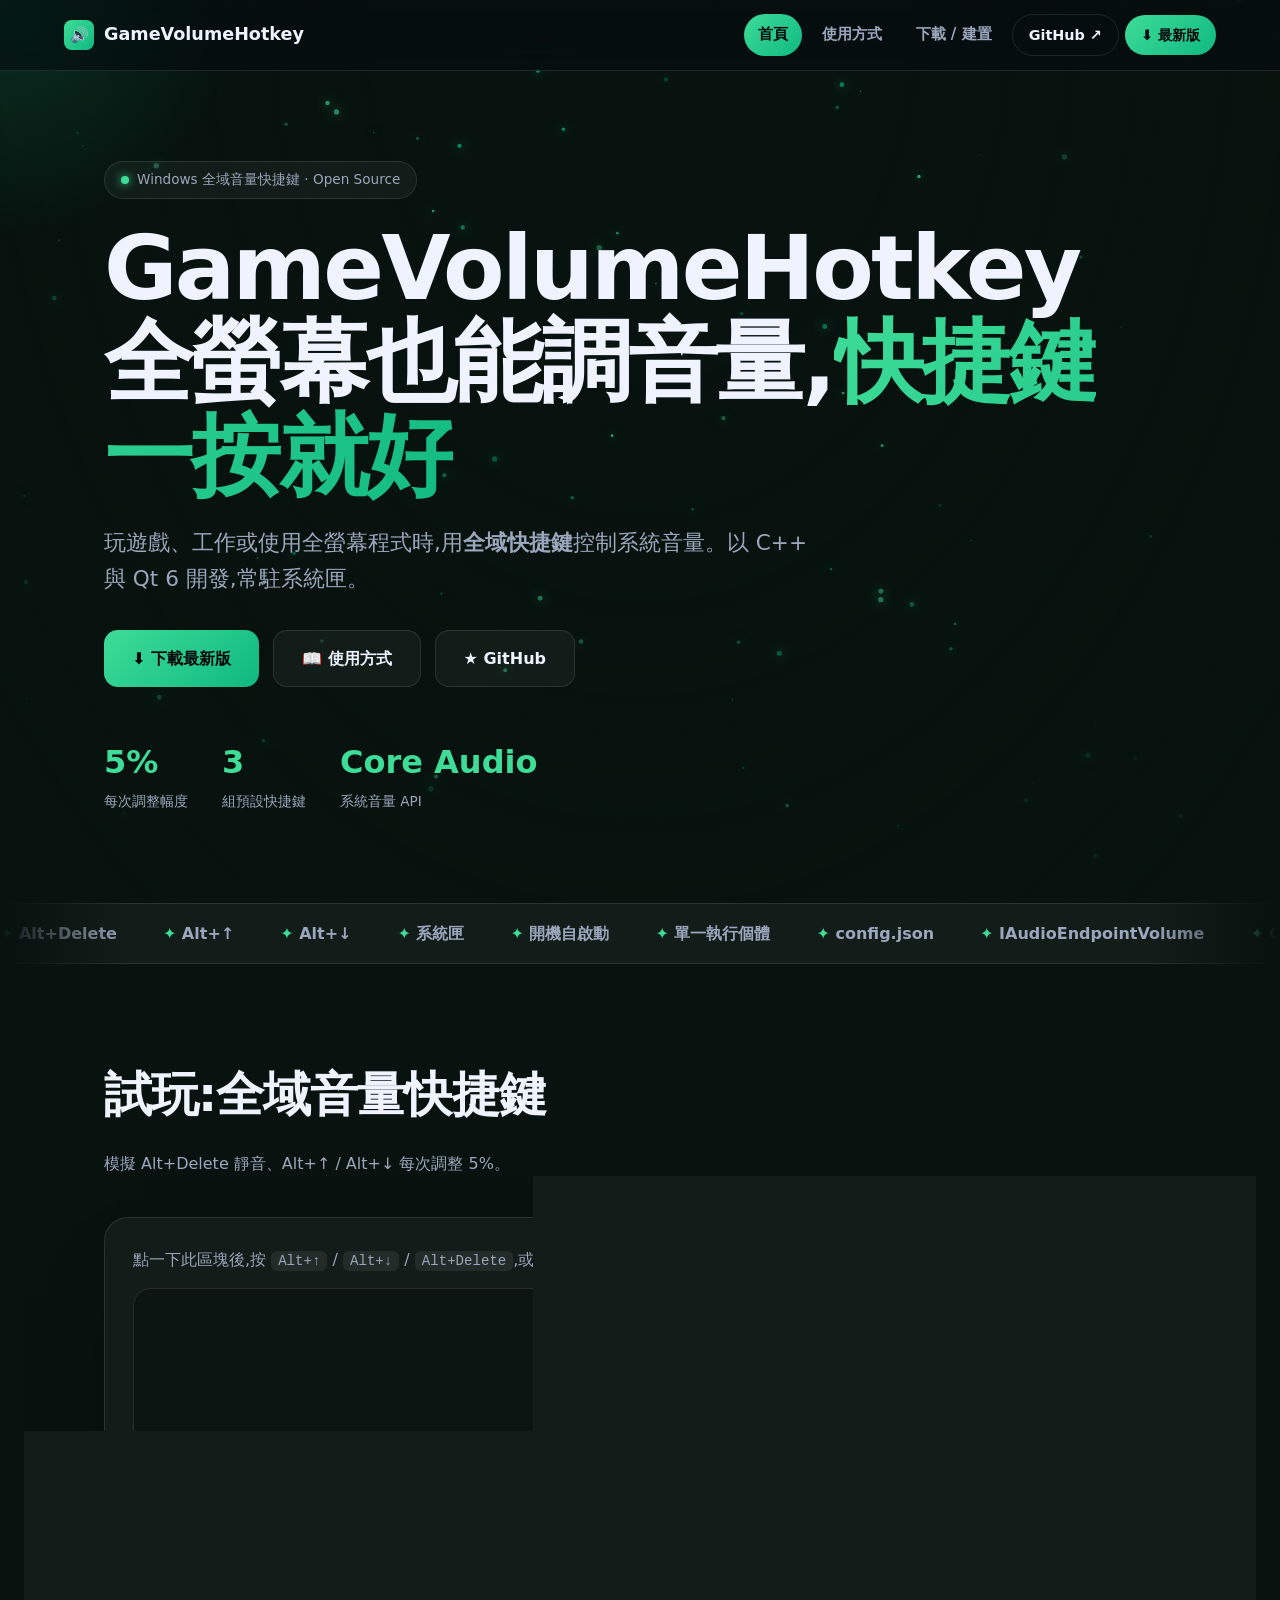
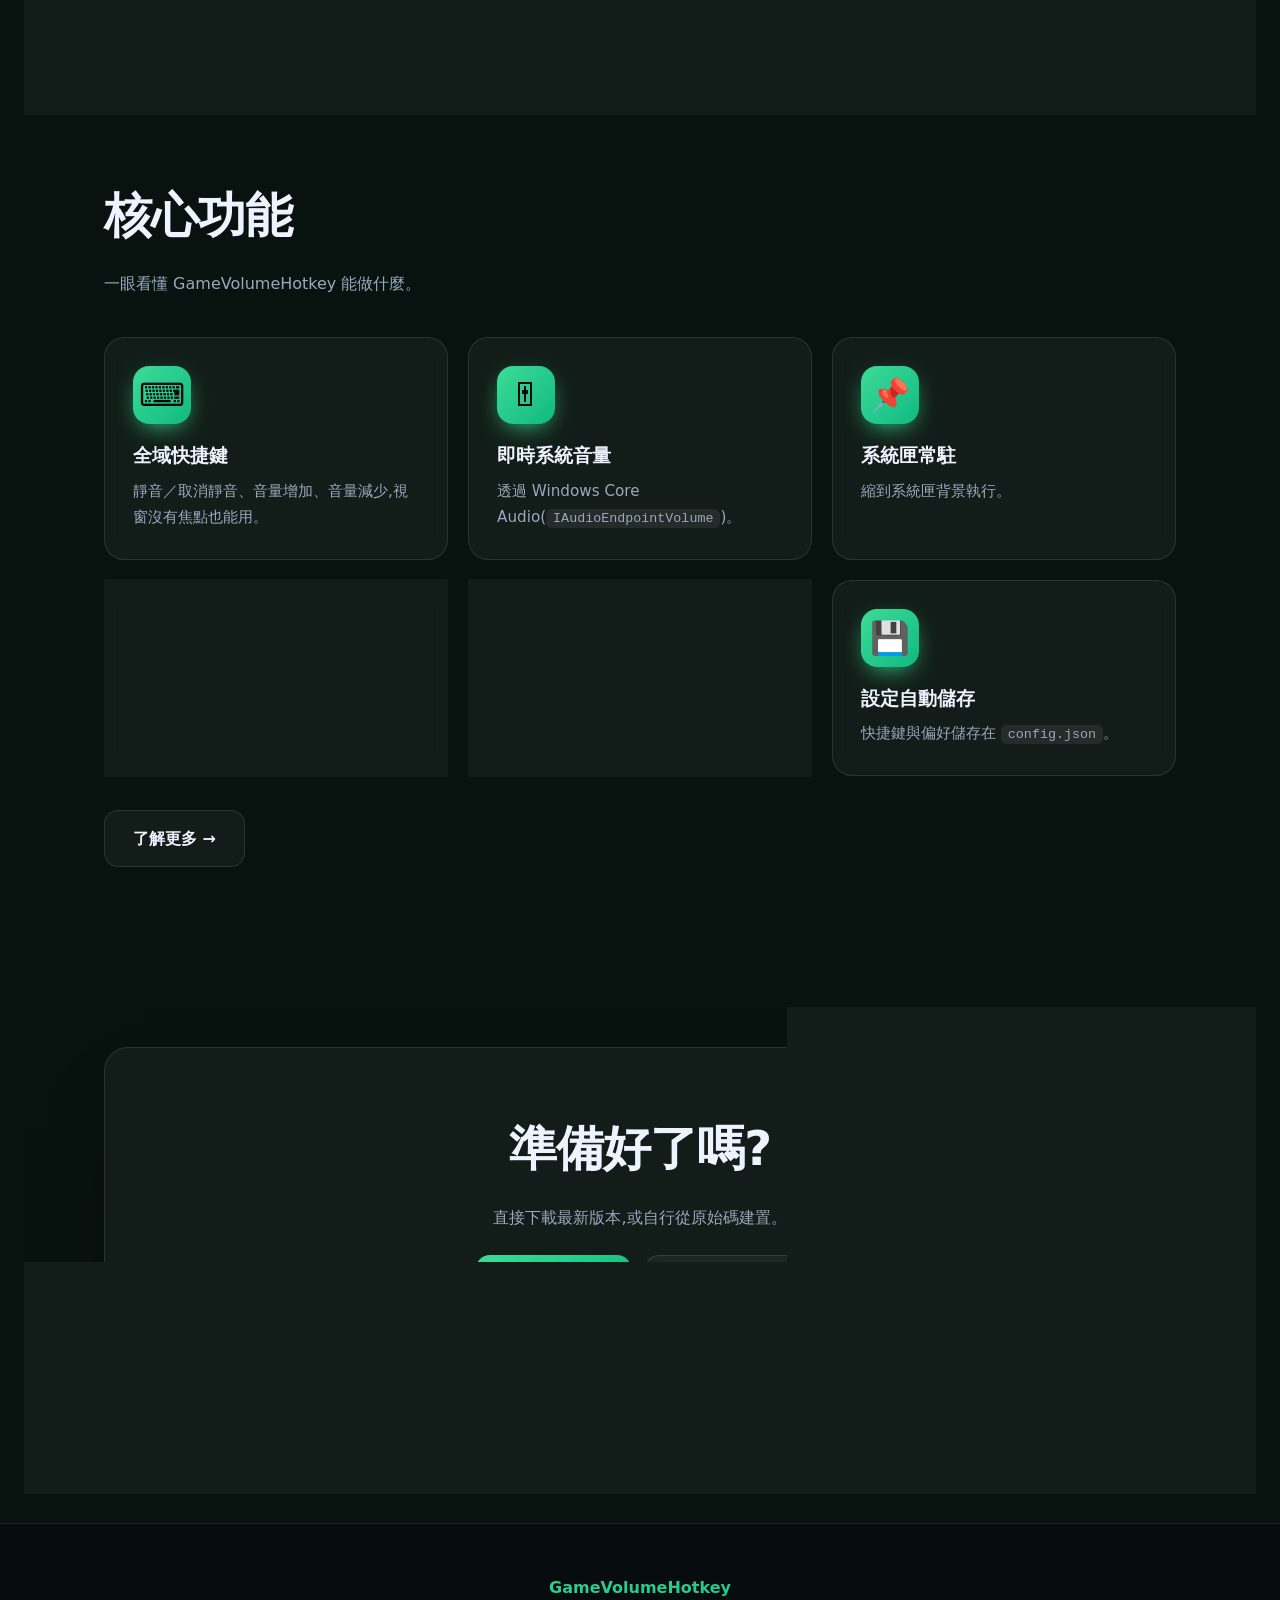
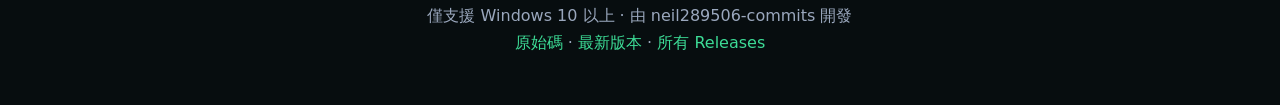
<file: docs/index.html>
<!DOCTYPE html>
<html lang="zh-Hant"><head><meta charset="utf-8"><meta name="viewport" content="width=device-width,initial-scale=1"><title>首頁 · GameVolumeHotkey</title><meta name="description" content="輕量 Windows 桌面工具:用全域快捷鍵控制系統音量,以 C++ 與 Qt 6 開發"><link rel="icon" href="assets/favicon.ico"><link rel="stylesheet" href="css/style.css"></head>
<body data-repo="neil289506-commits/GameVoulmeHotkey"><canvas id="bg" data-mode="sparks"></canvas><div class="vignette"></div><div class="glow"></div>
<nav><a class="logo" href="index.html"><img src="assets/logo.svg" alt="">GameVolumeHotkey</a><a class="l on" href="index.html">首頁</a><a class="l" href="usage.html">使用方式</a><a class="l" href="build.html">下載 / 建置</a><a class="gh" href="https://github.com/neil289506-commits/GameVoulmeHotkey" target="_blank" rel="noopener">GitHub ↗</a><a class="dl" data-dl href="https://github.com/neil289506-commits/GameVoulmeHotkey/releases/latest" target="_blank" rel="noopener">⬇ 最新版 <span class="vt" data-tag></span></a></nav>
<section class="hero"><span class="badge"><i></i>Windows 全域音量快捷鍵 · Open Source</span><h1>GameVolumeHotkey<br>全螢幕也能調音量,<span class="g">快捷鍵一按就好</span></h1><p class="lead">玩遊戲、工作或使用全螢幕程式時,用<strong>全域快捷鍵</strong>控制系統音量。以 C++ 與 Qt 6 開發,常駐系統匣。</p><div class="cta"><a class="btn p" data-dl href="https://github.com/neil289506-commits/GameVoulmeHotkey/releases/latest" target="_blank" rel="noopener">⬇ 下載最新版 <small data-tag></small></a><a class="btn" href="usage.html">📖 使用方式</a><a class="btn" href="https://github.com/neil289506-commits/GameVoulmeHotkey" target="_blank" rel="noopener">★ GitHub</a></div><div class="stats"><div><b>5%</b><span>每次調整幅度</span></div><div><b>3</b><span>組預設快捷鍵</span></div><div><b>Core Audio</b><span>系統音量 API</span></div></div></section>
<div class="marquee"><div><span>Alt+Delete</span><span>Alt+↑</span><span>Alt+↓</span><span>系統匣</span><span>開機自啟動</span><span>單一執行個體</span><span>config.json</span><span>IAudioEndpointVolume</span><span>Qt 6</span><span>CMake</span><span>windeployqt</span><span>Alt+Delete</span><span>Alt+↑</span><span>Alt+↓</span><span>系統匣</span><span>開機自啟動</span><span>單一執行個體</span><span>config.json</span><span>IAudioEndpointVolume</span><span>Qt 6</span><span>CMake</span><span>windeployqt</span></div></div>
<section id="try"><h2 class="reveal">試玩:全域音量快捷鍵</h2><p class="sub reveal">模擬 Alt+Delete 靜音、Alt+↑ / Alt+↓ 每次調整 5%。</p><div class="panel reveal" id="demo">
<p style="color:var(--mut);margin-bottom:14px">點一下此區塊後,按 <code>Alt+↑</code> / <code>Alt+↓</code> / <code>Alt+Delete</code>,或使用下方按鈕。</p>
<div id="gv" tabindex="0" style="outline:none;border:1px solid var(--line);border-radius:18px;padding:26px;background:#0004;text-align:center">
 <div id="vi" style="font-size:3rem">🔊</div><div id="vn" style="font-size:2.4rem;font-weight:900;color:var(--a)">50%</div>
 <div class="bar" style="max-width:420px;margin:14px auto"><i id="vb" style="width:50%"></i></div>
 <div class="dm-row" style="justify-content:center"><button class="btn s" id="vd">🔉 −5%</button><button class="btn s" id="vm">🔇 靜音</button><button class="btn s" id="vu">🔊 +5%</button></div>
</div></div></section>
<section><h2 class="reveal">核心功能</h2><p class="sub reveal">一眼看懂 GameVolumeHotkey 能做什麼。</p><div class="grid"><div class="card reveal"><div class="ic">⌨</div><h3>全域快捷鍵</h3><p>靜音／取消靜音、音量增加、音量減少,視窗沒有焦點也能用。</p></div><div class="card reveal"><div class="ic">🎚</div><h3>即時系統音量</h3><p>透過 Windows Core Audio(<code>IAudioEndpointVolume</code>)。</p></div><div class="card reveal"><div class="ic">📌</div><h3>系統匣常駐</h3><p>縮到系統匣背景執行。</p></div><div class="card reveal"><div class="ic">🚀</div><h3>開機自啟動</h3><p>可選,於系統匣選單切換。</p></div><div class="card reveal"><div class="ic">1️⃣</div><h3>單一執行個體</h3><p>避免重複開啟多個視窗。</p></div><div class="card reveal"><div class="ic">💾</div><h3>設定自動儲存</h3><p>快捷鍵與偏好儲存在 <code>config.json</code>。</p></div></div><div class="cta" style="margin-top:34px"><a class="btn" href="usage.html">了解更多 →</a></div></section>
<section><div class="panel reveal" style="text-align:center;padding:60px 28px"><h2>準備好了嗎?</h2><p class="sub" style="margin:0 auto 24px">直接下載最新版本,或自行從原始碼建置。</p><div class="cta" style="justify-content:center"><a class="btn p" data-dl href="https://github.com/neil289506-commits/GameVoulmeHotkey/releases/latest" target="_blank" rel="noopener">⬇ 下載最新版 <small data-tag></small></a><a class="btn" href="https://github.com/neil289506-commits/GameVoulmeHotkey" target="_blank" rel="noopener">前往 GitHub</a></div></div></section>
<footer><div class="g">GameVolumeHotkey</div><p>僅支援 Windows 10 以上 · 由 neil289506-commits 開發</p><p><a href="https://github.com/neil289506-commits/GameVoulmeHotkey" target="_blank" rel="noopener">原始碼</a> · <a href="https://github.com/neil289506-commits/GameVoulmeHotkey/releases/latest" target="_blank" rel="noopener">最新版本</a> · <a href="https://github.com/neil289506-commits/GameVoulmeHotkey/releases" target="_blank" rel="noopener">所有 Releases</a></p></footer>
<script src="js/fx.js"></script><script src="js/demo.js"></script></body></html>
</file>
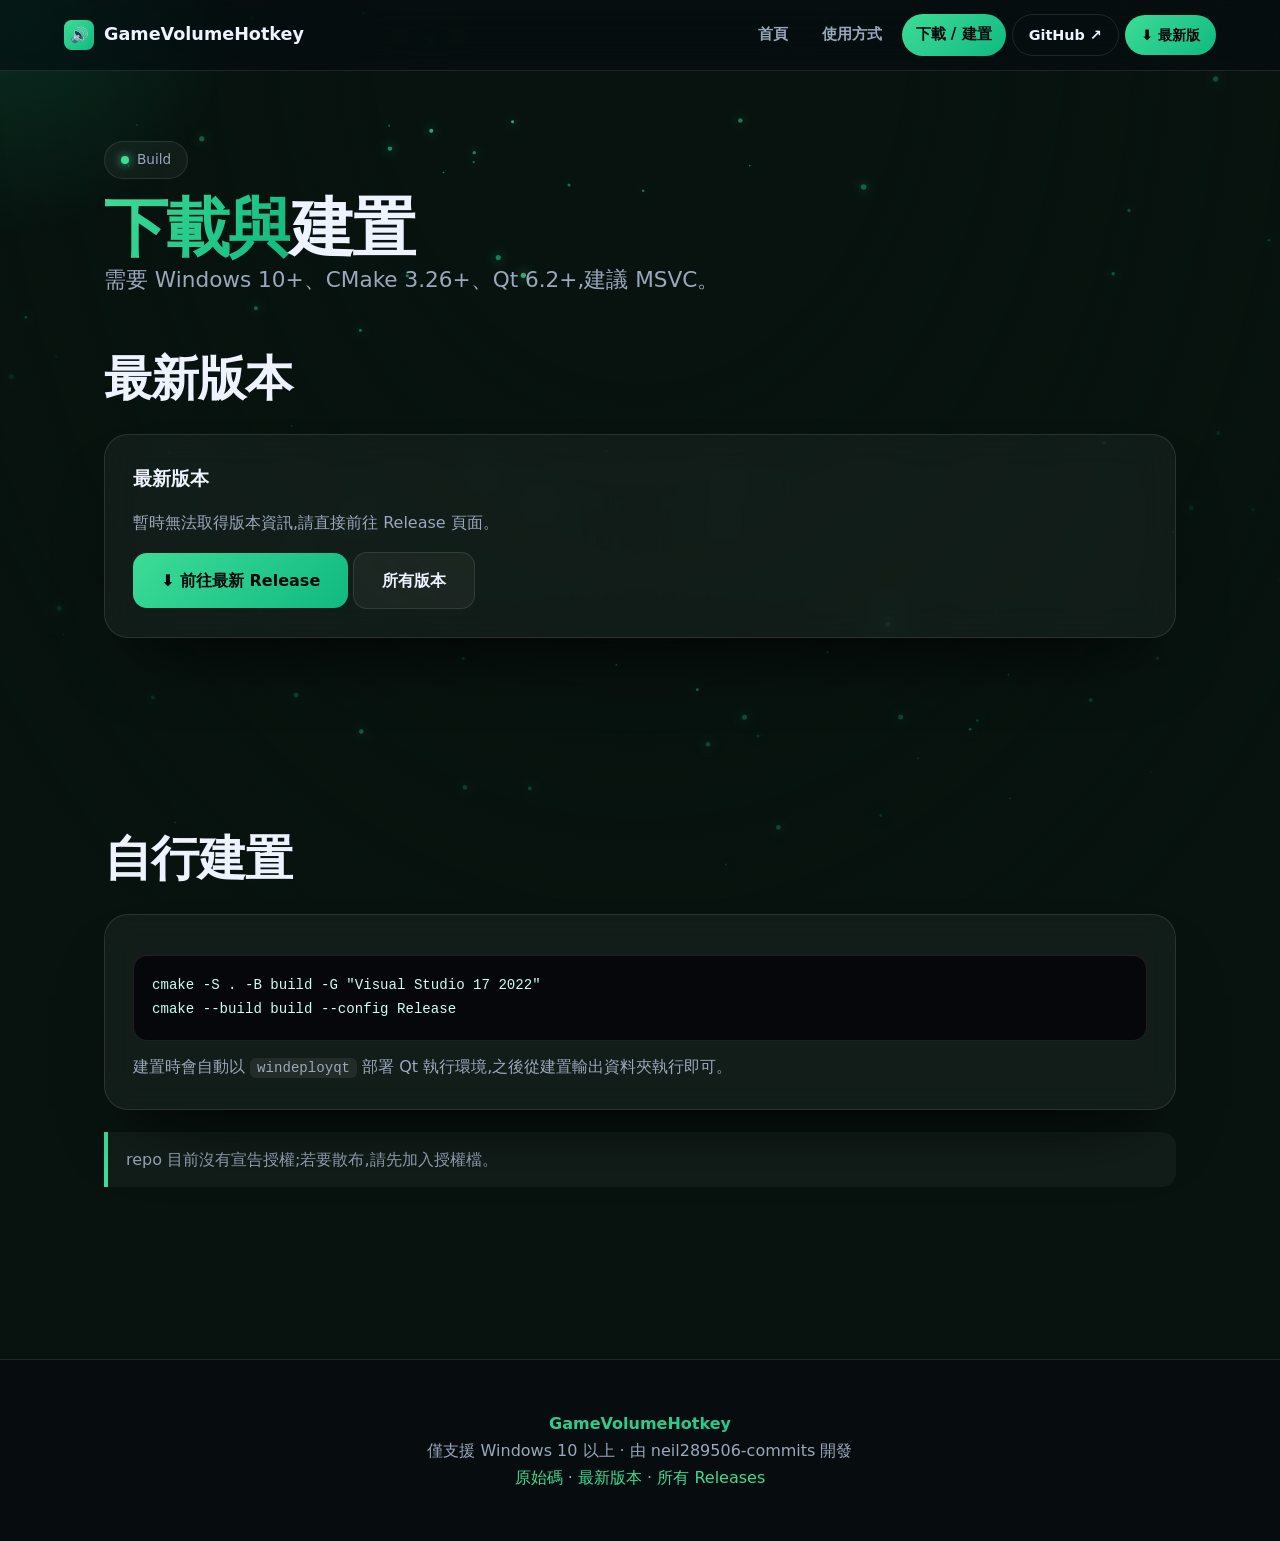
<file: docs/build.html>
<!DOCTYPE html>
<html lang="zh-Hant"><head><meta charset="utf-8"><meta name="viewport" content="width=device-width,initial-scale=1"><title>下載 / 建置 · GameVolumeHotkey</title><meta name="description" content="輕量 Windows 桌面工具:用全域快捷鍵控制系統音量,以 C++ 與 Qt 6 開發"><link rel="icon" href="assets/favicon.ico"><link rel="stylesheet" href="css/style.css"></head>
<body data-repo="neil289506-commits/GameVoulmeHotkey"><canvas id="bg" data-mode="sparks"></canvas><div class="vignette"></div><div class="glow"></div>
<nav><a class="logo" href="index.html"><img src="assets/logo.svg" alt="">GameVolumeHotkey</a><a class="l" href="index.html">首頁</a><a class="l" href="usage.html">使用方式</a><a class="l on" href="build.html">下載 / 建置</a><a class="gh" href="https://github.com/neil289506-commits/GameVoulmeHotkey" target="_blank" rel="noopener">GitHub ↗</a><a class="dl" data-dl href="https://github.com/neil289506-commits/GameVoulmeHotkey/releases/latest" target="_blank" rel="noopener">⬇ 最新版 <span class="vt" data-tag></span></a></nav>
<section class="page-h"><span class="badge"><i></i>Build</span><h1 style="font-size:clamp(2.2rem,5vw,4rem);margin-top:16px"><span class="g">下載與</span>建置</h1><p class="lead">需要 Windows 10+、CMake 3.26+、Qt 6.2+,建議 MSVC。</p></section>
<section style=padding-top:20px><h2 class="reveal">最新版本</h2><div class="panel reveal" id="rel"><h3>最新版本 <span class="tag vt" data-tag></span></h3><p style="margin-bottom:14px"><span data-date></span></p><div class="cta" data-assets style="margin:0 0 16px"></div><a class="btn p" data-dl href="https://github.com/neil289506-commits/GameVoulmeHotkey/releases/latest" target="_blank" rel="noopener">⬇ 前往最新 Release</a> <a class="btn" href="https://github.com/neil289506-commits/GameVoulmeHotkey/releases" target="_blank" rel="noopener">所有版本</a></div></section><section><h2 class="reveal">自行建置</h2><div class="panel reveal"><pre>cmake -S . -B build -G "Visual Studio 17 2022"
cmake --build build --config Release</pre><p>建置時會自動以 <code>windeployqt</code> 部署 Qt 執行環境,之後從建置輸出資料夾執行即可。</p></div><div class="note reveal">repo 目前沒有宣告授權;若要散布,請先加入授權檔。</div></section>
<footer><div class="g">GameVolumeHotkey</div><p>僅支援 Windows 10 以上 · 由 neil289506-commits 開發</p><p><a href="https://github.com/neil289506-commits/GameVoulmeHotkey" target="_blank" rel="noopener">原始碼</a> · <a href="https://github.com/neil289506-commits/GameVoulmeHotkey/releases/latest" target="_blank" rel="noopener">最新版本</a> · <a href="https://github.com/neil289506-commits/GameVoulmeHotkey/releases" target="_blank" rel="noopener">所有 Releases</a></p></footer>
<script src="js/fx.js"></script></body></html>
</file>
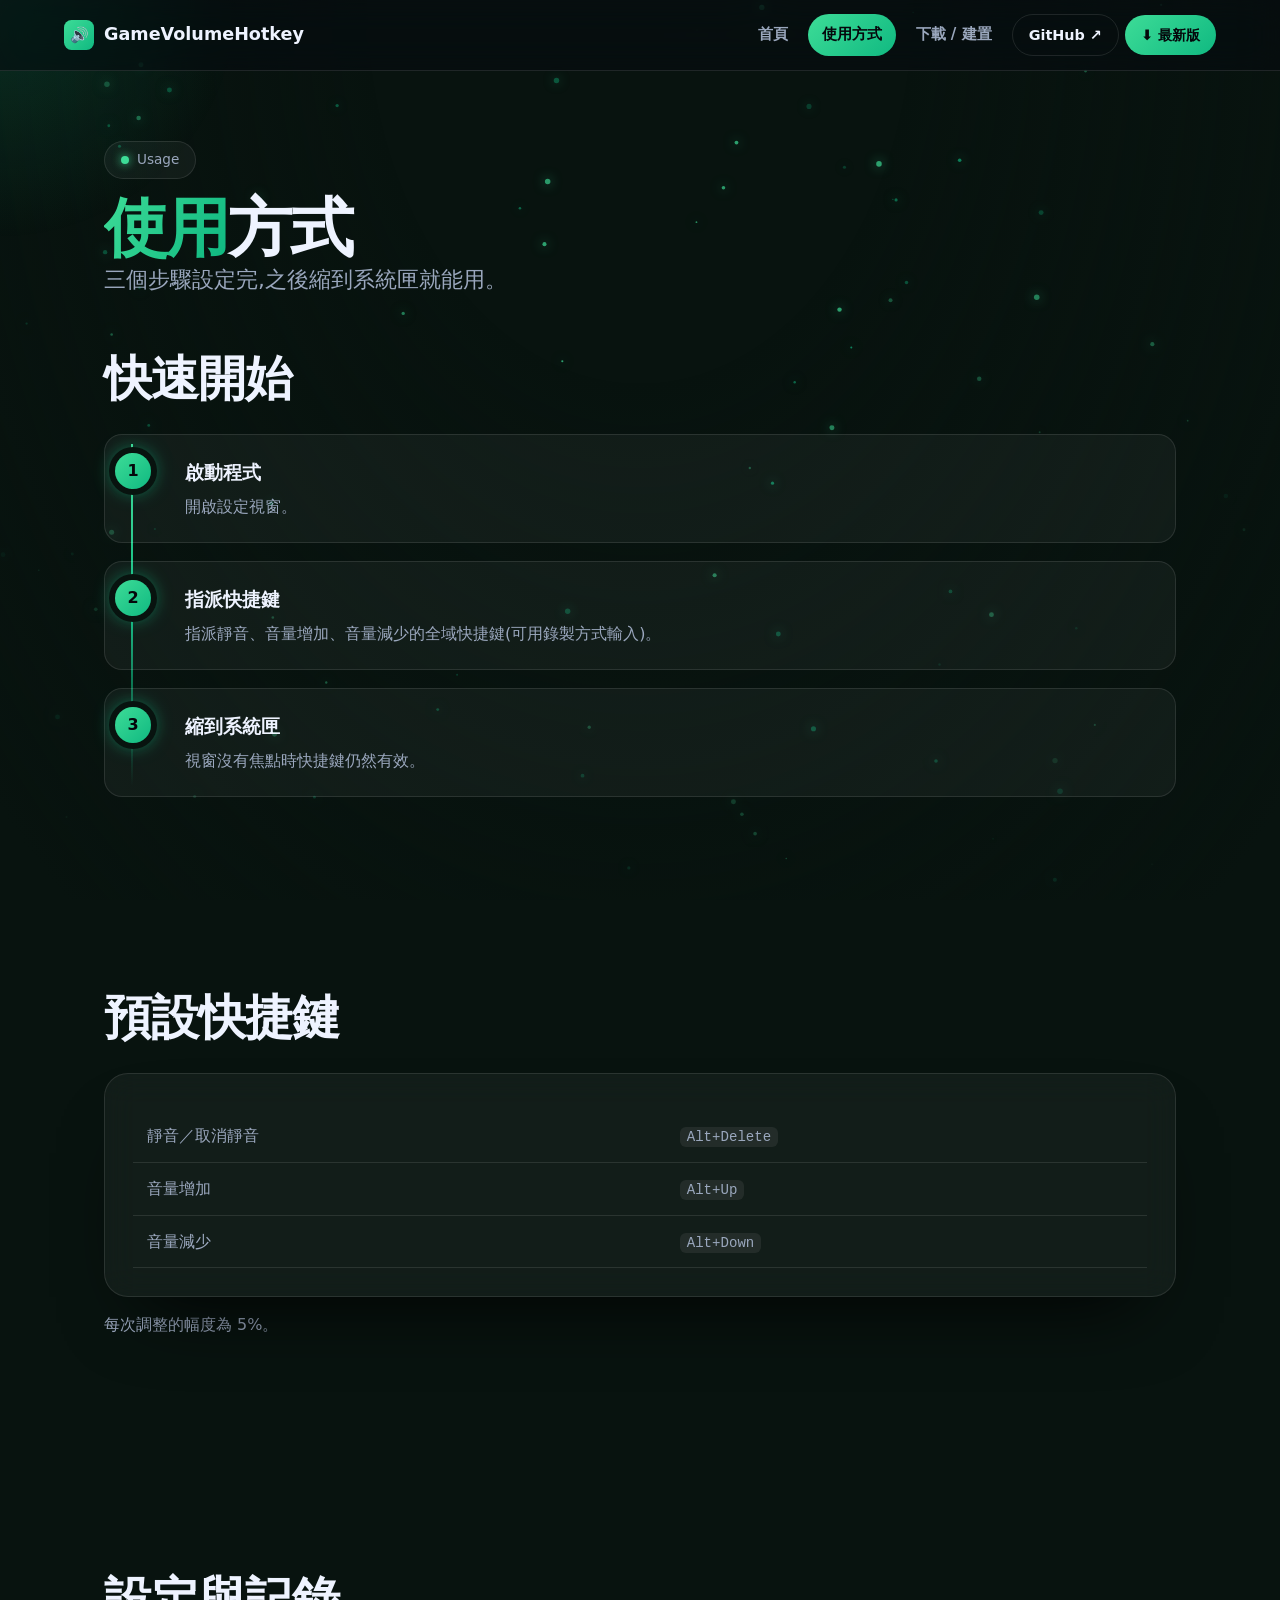
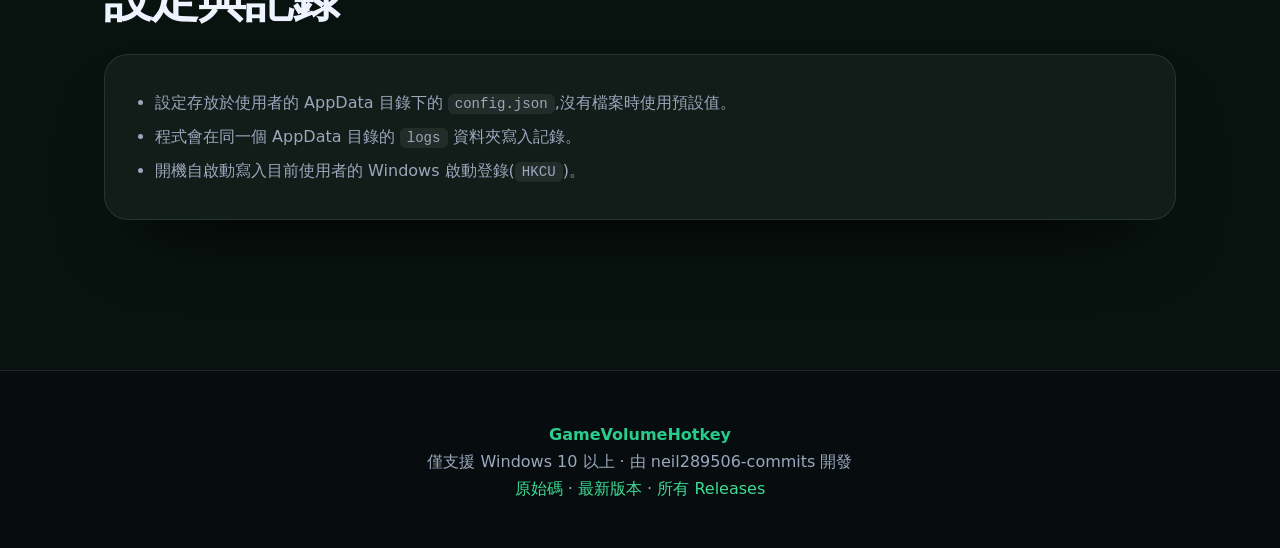
<file: docs/usage.html>
<!DOCTYPE html>
<html lang="zh-Hant"><head><meta charset="utf-8"><meta name="viewport" content="width=device-width,initial-scale=1"><title>使用方式 · GameVolumeHotkey</title><meta name="description" content="輕量 Windows 桌面工具:用全域快捷鍵控制系統音量,以 C++ 與 Qt 6 開發"><link rel="icon" href="assets/favicon.ico"><link rel="stylesheet" href="css/style.css"></head>
<body data-repo="neil289506-commits/GameVoulmeHotkey"><canvas id="bg" data-mode="sparks"></canvas><div class="vignette"></div><div class="glow"></div>
<nav><a class="logo" href="index.html"><img src="assets/logo.svg" alt="">GameVolumeHotkey</a><a class="l" href="index.html">首頁</a><a class="l on" href="usage.html">使用方式</a><a class="l" href="build.html">下載 / 建置</a><a class="gh" href="https://github.com/neil289506-commits/GameVoulmeHotkey" target="_blank" rel="noopener">GitHub ↗</a><a class="dl" data-dl href="https://github.com/neil289506-commits/GameVoulmeHotkey/releases/latest" target="_blank" rel="noopener">⬇ 最新版 <span class="vt" data-tag></span></a></nav>
<section class="page-h"><span class="badge"><i></i>Usage</span><h1 style="font-size:clamp(2.2rem,5vw,4rem);margin-top:16px"><span class="g">使用</span>方式</h1><p class="lead">三個步驟設定完,之後縮到系統匣就能用。</p></section>
<section style=padding-top:20px><h2 class="reveal">快速開始</h2><div class="steps"><div class="step reveal"><h3>啟動程式</h3><p>開啟設定視窗。</p></div><div class="step reveal"><h3>指派快捷鍵</h3><p>指派靜音、音量增加、音量減少的全域快捷鍵(可用錄製方式輸入)。</p></div><div class="step reveal"><h3>縮到系統匣</h3><p>視窗沒有焦點時快捷鍵仍然有效。</p></div></div></section><section><h2 class="reveal">預設快捷鍵</h2><div class="panel reveal"><table><tr><td>靜音／取消靜音</td><td><code>Alt+Delete</code></td></tr><tr><td>音量增加</td><td><code>Alt+Up</code></td></tr><tr><td>音量減少</td><td><code>Alt+Down</code></td></tr></table></div><p class='sub' style='margin-top:14px'>每次調整的幅度為 5%。</p></section><section><h2 class="reveal">設定與記錄</h2><div class="panel reveal"><ul><li>設定存放於使用者的 AppData 目錄下的 <code>config.json</code>,沒有檔案時使用預設值。</li><li>程式會在同一個 AppData 目錄的 <code>logs</code> 資料夾寫入記錄。</li><li>開機自啟動寫入目前使用者的 Windows 啟動登錄(<code>HKCU</code>)。</li></ul></div></section>
<footer><div class="g">GameVolumeHotkey</div><p>僅支援 Windows 10 以上 · 由 neil289506-commits 開發</p><p><a href="https://github.com/neil289506-commits/GameVoulmeHotkey" target="_blank" rel="noopener">原始碼</a> · <a href="https://github.com/neil289506-commits/GameVoulmeHotkey/releases/latest" target="_blank" rel="noopener">最新版本</a> · <a href="https://github.com/neil289506-commits/GameVoulmeHotkey/releases" target="_blank" rel="noopener">所有 Releases</a></p></footer>
<script src="js/fx.js"></script></body></html>
</file>
<file: docs/css/style.css>
:root{--a:#3ddc97;--a2:#10b981;--a3:#a3e635;--bg:#08130f;--fg:#eef3ff;--mut:#9aa7bd;--card:rgba(255,255,255,.045);--line:rgba(255,255,255,.1);--navbg:rgba(8,10,16,.6);--font:'Segoe UI Variable','Segoe UI','Microsoft JhengHei UI','Noto Sans TC',system-ui,sans-serif}
*{box-sizing:border-box;margin:0;padding:0}
html{scroll-behavior:smooth}
body{background:var(--bg);color:var(--fg);font-family:var(--font);line-height:1.7;overflow-x:hidden;min-height:100vh}
a{color:var(--a);text-decoration:none}
::selection{background:var(--a);color:#000}
#bg{position:fixed;inset:0;z-index:-2;width:100%;height:100%}
.vignette{position:fixed;inset:0;z-index:-1;pointer-events:none;background:radial-gradient(ellipse at 50% 0%,transparent 30%,var(--bg) 95%)}
.glow{position:fixed;width:520px;height:520px;border-radius:50%;pointer-events:none;z-index:-1;background:radial-gradient(circle,var(--a2) 0%,transparent 65%);opacity:.18;transform:translate(-50%,-50%);transition:opacity .3s}
nav{position:sticky;top:0;z-index:50;display:flex;align-items:center;gap:6px;padding:14px 5vw;backdrop-filter:blur(18px) saturate(1.4);background:var(--navbg);border-bottom:1px solid var(--line)}
nav .logo{display:flex;align-items:center;gap:10px;font-weight:800;font-size:1.1rem;color:var(--fg);margin-right:auto}
nav .logo img{width:30px;height:30px}
nav a.l{padding:8px 14px;border-radius:999px;color:var(--mut);font-weight:600;font-size:.95rem;transition:.25s}
nav a.l:hover{color:var(--fg);background:var(--card)}
nav a.l.on{color:#000;background:linear-gradient(135deg,var(--a),var(--a2))}
nav a.gh{border:1px solid var(--line);padding:8px 16px;border-radius:999px;color:var(--fg);font-weight:700;font-size:.9rem}
nav a.gh:hover{border-color:var(--a);box-shadow:0 0 18px var(--a2)}
section{padding:90px 5vw;max-width:1200px;margin:auto;position:relative}
.hero{min-height:88vh;display:flex;flex-direction:column;justify-content:center;align-items:flex-start;gap:22px}
.badge{display:inline-flex;gap:8px;align-items:center;padding:6px 16px;border:1px solid var(--line);border-radius:999px;background:var(--card);font-size:.85rem;color:var(--mut)}
.badge i{width:8px;height:8px;border-radius:50%;background:var(--a);box-shadow:0 0 10px var(--a);animation:pulse 1.6s infinite}
@keyframes pulse{50%{transform:scale(1.7);opacity:.5}}
h1{font-size:clamp(2.6rem,7vw,5.6rem);line-height:1.05;font-weight:900;letter-spacing:-.03em}
h1 .g,.g{background:linear-gradient(120deg,var(--a),var(--a2),var(--a3,var(--a)));background-size:220% 100%;-webkit-background-clip:text;background-clip:text;color:transparent;animation:shift 6s linear infinite}
@keyframes shift{to{background-position:220% 0}}
h2{font-size:clamp(1.8rem,4vw,3rem);font-weight:850;letter-spacing:-.02em;margin-bottom:14px}
.lead{font-size:clamp(1.05rem,2vw,1.35rem);color:var(--mut);max-width:720px}
.sub{color:var(--mut);max-width:640px;margin-bottom:40px}
.cta{display:flex;gap:14px;flex-wrap:wrap;margin-top:10px}
.btn{position:relative;display:inline-flex;align-items:center;gap:8px;padding:14px 28px;border-radius:14px;font-weight:800;border:1px solid var(--line);color:var(--fg);background:var(--card);cursor:pointer;font-size:1rem;font-family:inherit;overflow:hidden;transition:.25s}
.btn:hover{transform:translateY(-3px);border-color:var(--a);box-shadow:0 10px 30px -8px var(--a2)}
.btn.p{background:linear-gradient(135deg,var(--a),var(--a2));color:#000;border:none}
.btn.p:hover{box-shadow:0 14px 40px -6px var(--a)}
.btn::after{content:"";position:absolute;inset:0;background:linear-gradient(110deg,transparent 30%,rgba(255,255,255,.35) 50%,transparent 70%);transform:translateX(-120%)}
.btn:hover::after{transform:translateX(120%);transition:transform .7s}
.stats{display:flex;gap:34px;flex-wrap:wrap;margin-top:26px}
.stats div{display:flex;flex-direction:column}.stats b{font-size:2rem;font-weight:900;color:var(--a)}.stats span{color:var(--mut);font-size:.85rem}
.grid{display:grid;grid-template-columns:repeat(auto-fit,minmax(260px,1fr));gap:20px}
.card{position:relative;padding:28px;border-radius:20px;background:var(--card);border:1px solid var(--line);backdrop-filter:blur(10px);transition:transform .25s,border-color .25s,box-shadow .25s;transform-style:preserve-3d;overflow:hidden}
.card::before{content:"";position:absolute;inset:0;background:radial-gradient(400px circle at var(--mx,50%) var(--my,0%),var(--a2),transparent 45%);opacity:0;transition:.3s;mix-blend-mode:screen}
.card:hover{border-color:var(--a);box-shadow:0 20px 50px -20px var(--a2)}.card:hover::before{opacity:.22}
.card .ic{font-size:2rem;width:58px;height:58px;display:grid;place-items:center;border-radius:16px;background:linear-gradient(135deg,var(--a),var(--a2));margin-bottom:16px;color:#000;box-shadow:0 8px 24px -8px var(--a)}
.card h3{font-size:1.2rem;margin-bottom:6px}.card p{color:var(--mut);font-size:.95rem}
.reveal{opacity:0;transform:translateY(40px) scale(.97);transition:opacity .8s cubic-bezier(.2,.8,.2,1),transform .8s cubic-bezier(.2,.8,.2,1)}
.reveal.in{opacity:1;transform:none}
.marquee{overflow:hidden;border-block:1px solid var(--line);padding:16px 0;background:var(--card);mask-image:linear-gradient(90deg,transparent,#000 10%,#000 90%,transparent)}
.marquee div{display:flex;gap:46px;width:max-content;animation:mq 30s linear infinite;color:var(--mut);font-weight:700;white-space:nowrap}
.marquee span::before{content:"✦ ";color:var(--a)}
@keyframes mq{to{transform:translateX(-50%)}}
.panel{border-radius:24px;border:1px solid var(--line);background:var(--card);backdrop-filter:blur(16px);padding:28px;box-shadow:0 40px 80px -40px #000}
.steps{counter-reset:s;display:grid;gap:18px;position:relative}
.steps::before{content:"";position:absolute;left:27px;top:10px;bottom:10px;width:2px;background:linear-gradient(var(--a),var(--a2),transparent)}
.step{position:relative;padding:22px 24px 22px 80px;border-radius:18px;background:var(--card);border:1px solid var(--line)}
.step::before{counter-increment:s;content:counter(s);position:absolute;left:10px;top:18px;width:36px;height:36px;border-radius:50%;display:grid;place-items:center;font-weight:900;color:#000;background:linear-gradient(135deg,var(--a),var(--a2));box-shadow:0 0 0 6px var(--bg),0 0 20px var(--a2)}
.step h3{margin-bottom:4px}.step p,.step li{color:var(--mut)}.step ul{padding-left:18px;margin-top:6px}
pre,code{font-family:"JetBrains Mono",Consolas,monospace}
pre{background:#05070b;border:1px solid var(--line);border-radius:14px;padding:18px;overflow:auto;font-size:.88rem;color:#cfe;margin-top:12px}
code{background:rgba(255,255,255,.07);padding:2px 7px;border-radius:6px;font-size:.88em}
table{width:100%;border-collapse:collapse;margin-top:8px}th,td{padding:12px 14px;text-align:left;border-bottom:1px solid var(--line)}th{color:var(--a);font-size:.85rem;text-transform:uppercase;letter-spacing:.08em}td{color:var(--mut)}
details{border:1px solid var(--line);border-radius:14px;background:var(--card);padding:16px 20px;margin-bottom:12px}summary{cursor:pointer;font-weight:700}details[open] summary{color:var(--a);margin-bottom:8px}details p{color:var(--mut)}
select,input,textarea{width:100%;background:rgba(0,0,0,.35);border:1px solid var(--line);color:var(--fg);padding:11px 14px;border-radius:12px;font-family:inherit;font-size:.95rem}
select:focus,input:focus{outline:none;border-color:var(--a);box-shadow:0 0 0 3px var(--a2)}
label{display:block;font-size:.8rem;color:var(--mut);margin:10px 0 4px;font-weight:700}
.row{display:grid;grid-template-columns:repeat(auto-fit,minmax(200px,1fr));gap:14px}
.page-h{padding-top:70px;padding-bottom:20px}
footer{padding:50px 5vw;text-align:center;color:var(--mut);border-top:1px solid var(--line);margin-top:60px;background:var(--navbg)}
footer .g{font-weight:800}
.toast{position:fixed;bottom:30px;left:50%;transform:translate(-50%,120px);background:var(--card);border:1px solid var(--a);padding:12px 22px;border-radius:14px;backdrop-filter:blur(16px);transition:.4s;z-index:99}
.toast.show{transform:translate(-50%,0)}
@media(max-width:720px){section{padding:60px 5vw}.steps::before{left:19px}.step{padding-left:62px}.step::before{left:2px}}
@media(prefers-reduced-motion:reduce){*{animation:none!important;transition:none!important}.reveal{opacity:1;transform:none}}


:root{--on:#05070b}
[hidden]{display:none!important}
nav{flex-wrap:wrap}
nav a.l.on,.btn.p,.card .ic,.step::before,.tab.on{color:var(--on)}
nav a.dl{padding:8px 16px;border-radius:999px;font-weight:800;font-size:.9rem;color:var(--on);background:linear-gradient(135deg,var(--a),var(--a2));display:inline-flex;gap:6px;align-items:center}
nav a.dl:hover{box-shadow:0 0 22px var(--a2)}
.vt{font-weight:700;opacity:.8;font-size:.8em}.vt:empty{display:none}
.btn small{font-weight:700;opacity:.75}.btn small:empty{display:none}
::selection{color:var(--on)}
.note{border-left:4px solid var(--a);padding:14px 18px;background:var(--card);border-radius:0 14px 14px 0;color:var(--mut);margin:22px 0}
.note b,.note strong{color:var(--fg)}
.panel ul,.panel ol{padding-left:22px;color:var(--mut)}.panel li{margin:6px 0}.panel li b,.panel li strong,.panel p strong{color:var(--fg)}
.panel p{color:var(--mut)}.panel p+p,.panel p+pre,.panel pre+p{margin-top:12px}
.panel h3{margin-bottom:6px}
.shot{width:100%;display:block;border-radius:14px;border:1px solid var(--line);margin-top:14px;box-shadow:0 30px 60px -30px #000}
img.px{image-rendering:pixelated}
.card .ic img{width:34px;height:34px;image-rendering:pixelated}
.tag{display:inline-block;padding:2px 12px;border-radius:999px;border:1px solid var(--a);color:var(--a);font-size:.8rem;font-weight:700}
.hero-ic{width:96px;height:96px;border-radius:24px;box-shadow:0 20px 60px -20px var(--a2)}
.hero-ic.px{image-rendering:pixelated}
.sec-gap{margin-top:46px}
.tabs{display:flex;gap:6px;flex-wrap:wrap;margin-bottom:14px}
.tab{padding:6px 14px;border-radius:999px;border:1px solid var(--line);cursor:pointer;color:var(--mut);font-size:.85rem;font-weight:600;background:transparent;font-family:inherit}
.tab:hover{color:var(--fg)}
.tab.on{background:linear-gradient(135deg,var(--a),var(--a2));border-color:transparent;font-weight:800}
.bar{height:10px;border-radius:99px;background:#0006;overflow:hidden}.bar>i{display:block;height:100%;width:0;background:linear-gradient(90deg,var(--a),var(--a2));transition:width .2s}
.dm-row{display:flex;gap:12px;flex-wrap:wrap;align-items:center}
.dm-grid{display:grid;grid-template-columns:repeat(auto-fit,minmax(220px,1fr));gap:14px}
.btn.s{padding:9px 18px;font-size:.92rem}
.out{font-family:"JetBrains Mono",Consolas,monospace;background:#05070b;border:1px solid var(--line);border-radius:14px;padding:16px;font-size:.88rem;color:var(--a);word-break:break-all;min-height:54px}
.ok{color:#34d399}.bad{color:#fb7185}
.pick{padding:8px 12px;border-radius:10px;border:1px solid var(--line);cursor:pointer;color:var(--mut);font-size:.9rem;transition:.2s}
.pick:hover{color:var(--fg);border-color:var(--a)}.pick.on{background:var(--a2);color:var(--on);border-color:transparent;font-weight:700}
.legal{font-size:.8rem;margin-top:8px}
@media(max-width:720px){nav{gap:4px;padding:10px 4vw}nav .logo{width:100%;margin-right:0}nav a.l,nav a.gh,nav a.dl{padding:6px 12px;font-size:.84rem}.hero{min-height:auto;padding-top:50px}}
</file>
